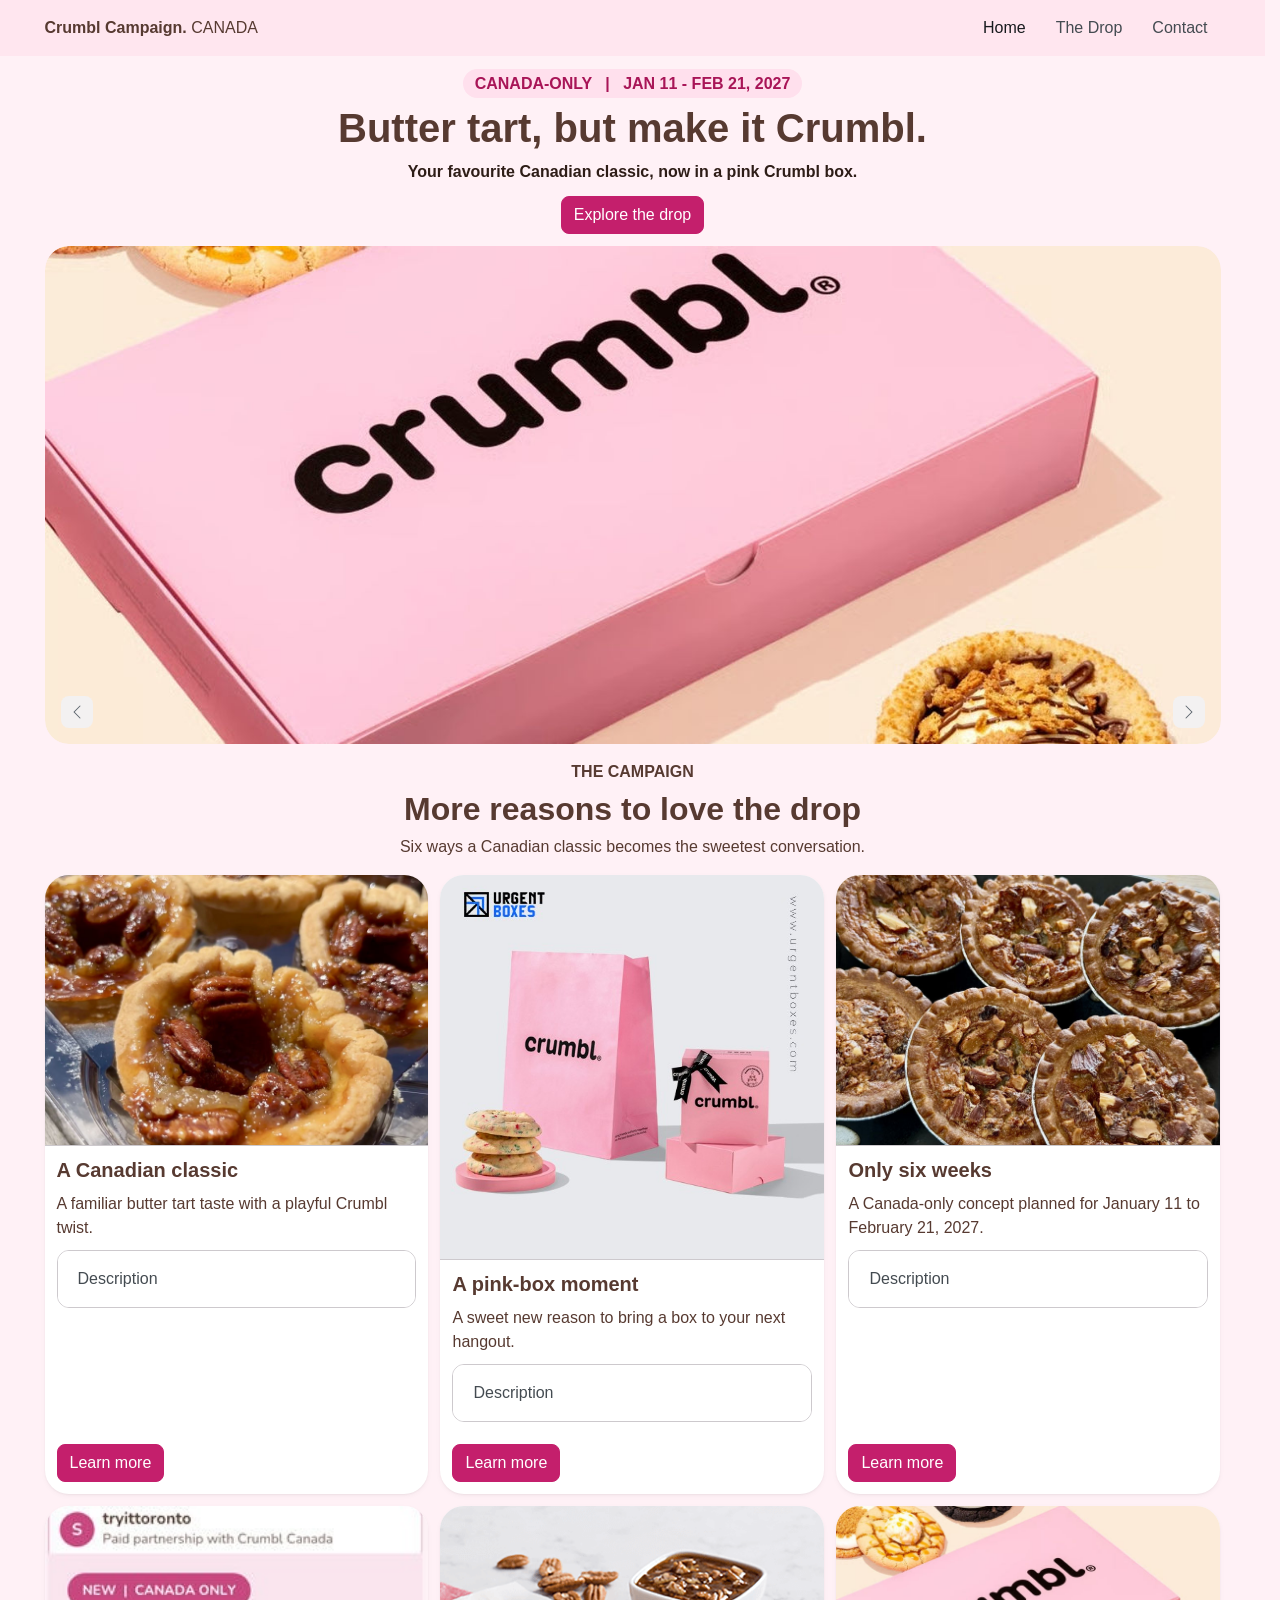
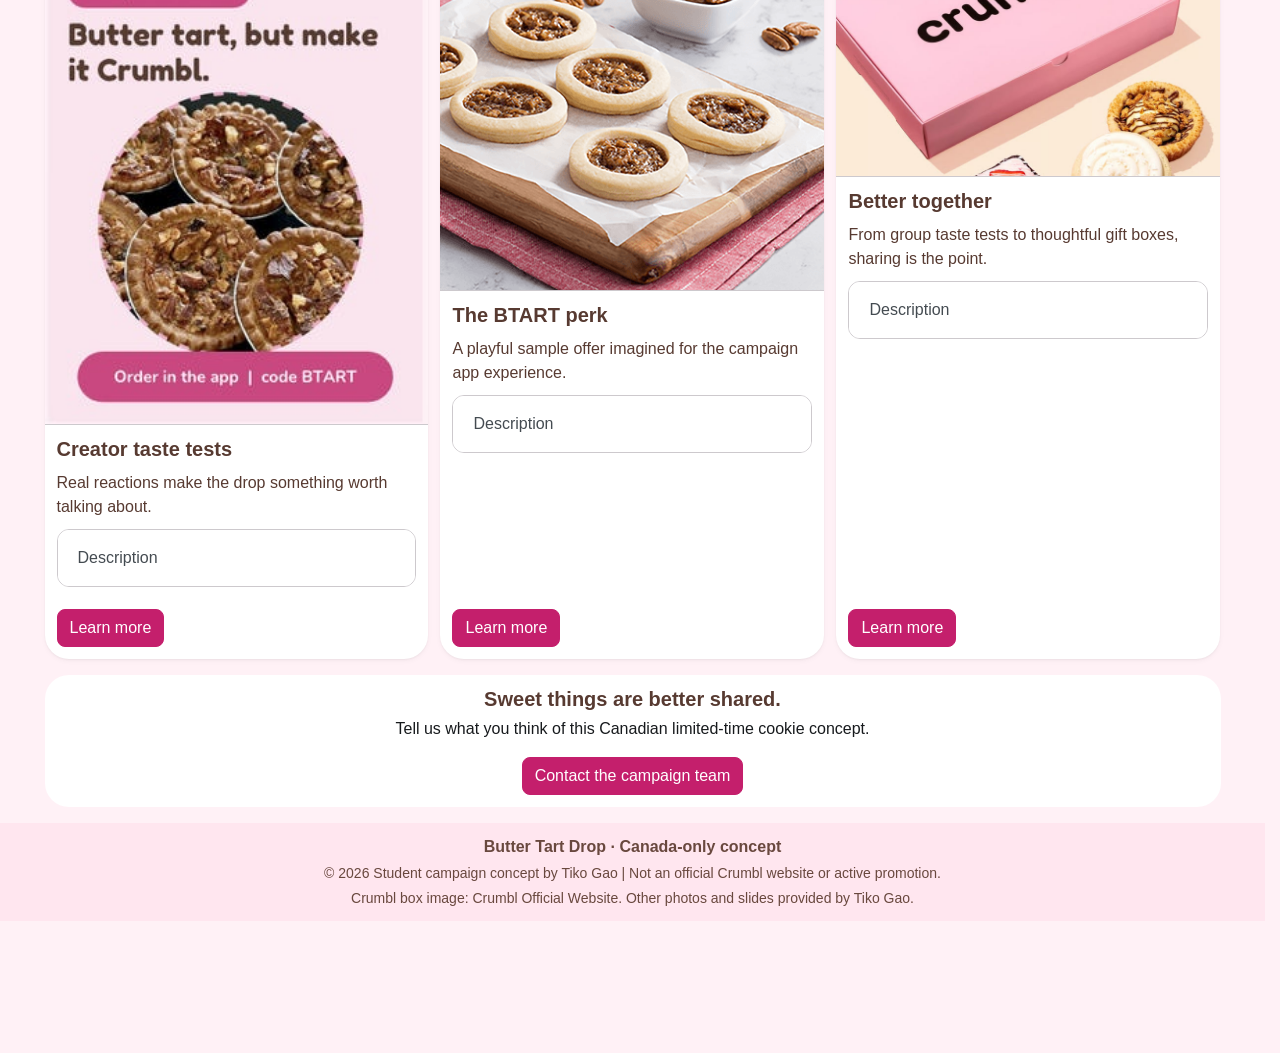
<file: index.html>
<!DOCTYPE html>
<html lang="en">
<head>
  <meta charset="UTF-8">
  <meta name="viewport" content="width=device-width, initial-scale=1.0">
  <meta name="description" content="Unofficial student campaign concept for Crumbl Canada's Butter Tart Drop.">
  <title>Butter Tart Drop | Crumbl Canada Student Campaign</title>
  <link rel="stylesheet" href="css/bootstrap.min.css">
  <link rel="stylesheet" href="css/style.css">
  <script type="module" src="js/bootstrap.bundle.min.js"></script>
</head>
<body>
<nav class="navbar md:navbar-expand bg-1 py-3" aria-label="Main navigation">
  <div class="container">
    <a class="navbar-brand fw-bold fs-3" href="index.html" aria-label="Crumbl Butter Tart Drop home">Crumbl Campaign<span class="text-primary">.</span> <span class="fs-6 fw-normal">CANADA</span></a>
    <button class="btn-icon navbar-toggler" type="button" data-bs-toggle="drawer" data-bs-target="#siteDrawer" aria-controls="siteDrawer" aria-expanded="false" aria-label="Open navigation menu">
      <span class="navbar-toggler-icon" aria-hidden="true"></span>
    </button>
    <dialog class="drawer drawer-end" tabindex="-1" id="siteDrawer" aria-labelledby="siteDrawerTitle">
      <div class="drawer-header">
        <h2 class="drawer-title h5" id="siteDrawerTitle">Menu</h2>
        <button type="button" class="btn-close" data-bs-dismiss="drawer" aria-label="Close navigation menu"></button>
      </div>
      <div class="drawer-body mb-2 md:mb-0">
        <ul class="nav navbar-nav ms-auto">
          <li class="nav-item"><a class="nav-link active" aria-current="page" href="index.html">Home</a></li>
          <li class="nav-item"><a class="nav-link" href="index.html#explore">The Drop</a></li>
          <li class="nav-item"><a class="nav-link "  href="contact.html">Contact</a></li>
        </ul>
      </div>
    </dialog>
  </div>
</nav>
<main>
  <section class="container text-center pt-5" aria-labelledby="heroHeading">
    <p class="fw-bold text-uppercase mb-3"><span class="campaign-pill px-4 py-2">CANADA-ONLY &nbsp; | &nbsp; JAN 11 - FEB 21, 2027</span></p>
    <h1 class="display-3 fw-bold mb-3" id="heroHeading">Butter tart, but make it Crumbl.</h1>
    <p class="lead mb-4">Your favourite Canadian classic, now in a pink Crumbl box.</p>
    <a href="#explore" class="btn-solid theme-primary">Explore the drop</a>
  </section>
<div class="container mt-4">
  <div id="butterTartCarousel" class="carousel carousel-overlay slide rounded-5" aria-label="Butter Tart Drop photo gallery">
    <div class="carousel-inner">
      <div class="carousel-item active">
        <img class="d-block w-100" src="images/banner1.jpg" alt="Pink Crumbl cookie box with assorted cookies on a cream background">
      </div>
      <div class="carousel-item">
        <img class="d-block w-100" src="images/banner2.jpg" alt="Close-up of a golden butter tart with pecans and glossy filling">
      </div>
      <div class="carousel-item">
        <img class="d-block w-100" src="images/banner3.jpg" alt="Several homemade butter tarts topped with chopped nuts">
      </div>
    </div>
    <div class="carousel-overlay-controls justify-content-between">
      <button class="btn-icon btn-sm btn-subtle theme-secondary" type="button" data-bs-target="#butterTartCarousel" data-bs-slide="prev">
        <span class="carousel-icon-prev" aria-hidden="true"></span>
        <span class="visually-hidden">Previous slide</span>
      </button>
      <button class="btn-icon btn-sm btn-subtle theme-secondary" type="button" data-bs-target="#butterTartCarousel" data-bs-slide="next">
        <span class="carousel-icon-next" aria-hidden="true"></span>
        <span class="visually-hidden">Next slide</span>
      </button>
    </div>
  </div>
</div>
<section class="container mt-5" id="explore" aria-labelledby="moreHeading">
  <p class="text-center fw-semibold text-uppercase mb-2">THE CAMPAIGN</p>
  <h2 class="text-center display-6 fw-bold mb-2" id="moreHeading">More reasons to love the drop</h2>
  <p class="text-center mb-5">Six ways a Canadian classic becomes the sweetest conversation.</p>
  <div class="row g-4">
    <!-- Card 1 -->
    <div class="col-12 md:col-6 lg:col-4">
      <article class="card h-100 shadow-sm">
        <img src="images/card1.jpg" class="card-img-top w-100" alt="Golden butter tart filled with caramel and topped with pecans">
        <div class="card-body d-flex flex-column p-4">
          <h3 class="card-title h4 fw-bold">A Canadian classic</h3>
          <p class="card-text">A familiar butter tart taste with a playful Crumbl twist.</p>
          <div class="accordion mb-4">
            <details class="accordion-item" name="cardDetails1">
              <summary class="accordion-header">Description</summary>
              <div class="accordion-body">Butter tart is a Canadian favourite known for its buttery crust and sweet filling. This classroom campaign imagines it as a limited-edition Crumbl cookie.</div>
            </details>
          </div>
          <button type="button" class="btn-solid theme-primary mt-auto" data-bs-toggle="dialog" data-bs-target="#dropDialog1" aria-controls="dropDialog1">Learn more</button>
        </div>
      </article>
    </div>
    <!-- Card 2 -->
    <div class="col-12 md:col-6 lg:col-4">
      <article class="card h-100 shadow-sm">
        <img src="images/card2.jpg" class="card-img-top w-100" alt="Pink Crumbl-inspired packaging display with cookies and gift boxes">
        <div class="card-body d-flex flex-column p-4">
          <h3 class="card-title h4 fw-bold">A pink-box moment</h3>
          <p class="card-text">A sweet new reason to bring a box to your next hangout.</p>
          <div class="accordion mb-4">
            <details class="accordion-item" name="cardDetails2">
              <summary class="accordion-header">Description</summary>
              <div class="accordion-body">The pink Crumbl box and paper bag makes this limited drop easy to share, photograph, and bring to a group tasting with friends.</div>
            </details>
          </div>
          <button type="button" class="btn-solid theme-primary mt-auto" data-bs-toggle="dialog" data-bs-target="#dropDialog2" aria-controls="dropDialog2">Learn more</button>
        </div>
      </article>
    </div>
    <!-- Card 3 -->
    <div class="col-12 md:col-6 lg:col-4">
      <article class="card h-100 shadow-sm">
        <img src="images/card3.jpg" class="card-img-top w-100" alt="Group of baked butter tarts with nut toppings">
        <div class="card-body d-flex flex-column p-4">
          <h3 class="card-title h4 fw-bold">Only six weeks</h3>
          <p class="card-text">A Canada-only concept planned for January 11 to February 21, 2027.</p>
          <div class="accordion mb-4">
            <details class="accordion-item" name="cardDetails3">
              <summary class="accordion-header">Description</summary>
              <div class="accordion-body">A short campaign window creates excitement: launch day, flavour conversations, weekend pickups, Valentine&#x27;s gifting, and the final call.</div>
            </details>
          </div>
          <button type="button" class="btn-solid theme-primary mt-auto" data-bs-toggle="dialog" data-bs-target="#dropDialog3" aria-controls="dropDialog3">Learn more</button>
        </div>
      </article>
    </div>
    <!-- Card 4 -->
    <div class="col-12 md:col-6 lg:col-4">
      <article class="card h-100 shadow-sm">
        <img src="images/card4.jpg" class="card-img-top w-100" alt="Student Instagram campaign mockup promoting the Butter Tart Drop">
        <div class="card-body d-flex flex-column p-4">
          <h3 class="card-title h4 fw-bold">Creator taste tests</h3>
          <p class="card-text">Real reactions make the drop something worth talking about.</p>
          <div class="accordion mb-4">
            <details class="accordion-item" name="cardDetails4">
              <summary class="accordion-header">Description</summary>
              <div class="accordion-body">The proposal pairs influencer Sai Balaji.</div>
            </details>
          </div>
          <button type="button" class="btn-solid theme-primary mt-auto" data-bs-toggle="dialog" data-bs-target="#dropDialog4" aria-controls="dropDialog4">Learn more</button>
        </div>
      </article>
    </div>
    <!-- Card 5 -->
    <div class="col-12 md:col-6 lg:col-4">
      <article class="card h-100 shadow-sm">
        <img src="images/card5.png" class="card-img-top w-100" alt="Mini butter tart cookies on a wooden board with pecan filling">
        <div class="card-body d-flex flex-column p-4">
          <h3 class="card-title h4 fw-bold">The BTART perk</h3>
          <p class="card-text">A playful sample offer imagined for the campaign app experience.</p>
          <div class="accordion mb-4">
            <details class="accordion-item" name="cardDetails5">
              <summary class="accordion-header">Description</summary>
              <div class="accordion-body">The proposed creator code BTART rewards a four-pack purchase with a free cookie. It is a fictional code for this lab.</div>
            </details>
          </div>
          <button type="button" class="btn-solid theme-primary mt-auto" data-bs-toggle="dialog" data-bs-target="#dropDialog5" aria-controls="dropDialog5">Learn more</button>
        </div>
      </article>
    </div>
    <!-- Card 6 -->
    <div class="col-12 md:col-6 lg:col-4">
      <article class="card h-100 shadow-sm">
        <img src="images/card6.jpg" class="card-img-top w-100" alt="Pink Crumbl cookie box surrounded by colourful cookies">
        <div class="card-body d-flex flex-column p-4">
          <h3 class="card-title h4 fw-bold">Better together</h3>
          <p class="card-text">From group taste tests to thoughtful gift boxes, sharing is the point.</p>
          <div class="accordion mb-4">
            <details class="accordion-item" name="cardDetails6">
              <summary class="accordion-header">Description</summary>
              <div class="accordion-body">A local twist, a bold pink box, and a little friendly debate over flavours are made for sharing with friends or gifting.</div>
            </details>
          </div>
          <button type="button" class="btn-solid theme-primary mt-auto" data-bs-toggle="dialog" data-bs-target="#dropDialog6" aria-controls="dropDialog6">Learn more</button>
        </div>
      </article>
    </div>
  </div>
</section>
  <section class="container mt-5 text-center" aria-labelledby="campaignNoteHeading">
    <div class="card p-4 rounded-5">
      <h2 class="h4 fw-bold" id="campaignNoteHeading">Sweet things are better shared.</h2>
      <p>Tell us what you think of this Canadian limited-time cookie concept.</p>
      <p class="mb-0"><a class="btn-solid theme-primary" href="contact.html">Contact the campaign team</a></p>
    </div>
  </section>
</main>
<!-- Six dialogs -->
<dialog class="dialog" id="dropDialog1" aria-labelledby="dropDialogTitle1" aria-describedby="dropDialogText1">
  <div class="dialog-header">
    <h2 class="dialog-title h4" id="dropDialogTitle1">Meet the Canada-only cookie</h2>
    <button type="button" class="btn-close" data-bs-dismiss="dialog" aria-label="Close dialog"></button>
  </div>
  <div class="dialog-body"><p id="dropDialogText1">This student concept brings butter tart flavours into a soft Crumbl-style cookie, celebrating a dessert Canadians already love.</p></div>
  <div class="dialog-footer">
    <button type="button" class="btn-solid theme-secondary" data-bs-dismiss="dialog">Close</button>
  </div>
</dialog>
<dialog class="dialog" id="dropDialog2" aria-labelledby="dropDialogTitle2" aria-describedby="dropDialogText2">
  <div class="dialog-header">
    <h2 class="dialog-title h4" id="dropDialogTitle2">Bring the pink box</h2>
    <button type="button" class="btn-close" data-bs-dismiss="dialog" aria-label="Close dialog"></button>
  </div>
  <div class="dialog-body"><p id="dropDialogText2">Share the campaign concept with friends. The pink box is part of the fun, but this student site does not accept real orders.</p></div>
  <div class="dialog-footer">
    <button type="button" class="btn-solid theme-secondary" data-bs-dismiss="dialog">Close</button>
  </div>
</dialog>
<dialog class="dialog" id="dropDialog3" aria-labelledby="dropDialogTitle3" aria-describedby="dropDialogText3">
  <div class="dialog-header">
    <h2 class="dialog-title h4" id="dropDialogTitle3">See the campaign dates</h2>
    <button type="button" class="btn-close" data-bs-dismiss="dialog" aria-label="Close dialog"></button>
  </div>
  <div class="dialog-body"><p id="dropDialogText3">The fictional Butter Tart Drop campaign runs January 11 through February 21, 2027. All campaign timings are planning concepts, not official store announcements.</p></div>
  <div class="dialog-footer">
    <button type="button" class="btn-solid theme-secondary" data-bs-dismiss="dialog">Close</button>
  </div>
</dialog>
<dialog class="dialog" id="dropDialog4" aria-labelledby="dropDialogTitle4" aria-describedby="dropDialogText4">
  <div class="dialog-header">
    <h2 class="dialog-title h4" id="dropDialogTitle4">Explore the creator plan</h2>
    <button type="button" class="btn-close" data-bs-dismiss="dialog" aria-label="Close dialog"></button>
  </div>
  <div class="dialog-body"><p id="dropDialogText4">Week 1 introduces the idea, Week 2 invites flavour rankings, and Week 3 encourages local pickup content. These are proposed partnerships for coursework.</p></div>
  <div class="dialog-footer">
    <button type="button" class="btn-solid theme-secondary" data-bs-dismiss="dialog">Close</button>
  </div>
</dialog>
<dialog class="dialog" id="dropDialog5" aria-labelledby="dropDialogTitle5" aria-describedby="dropDialogText5">
  <div class="dialog-header">
    <h2 class="dialog-title h4" id="dropDialogTitle5">Read about code BTART</h2>
    <button type="button" class="btn-close" data-bs-dismiss="dialog" aria-label="Close dialog"></button>
  </div>
  <div class="dialog-body"><p id="dropDialogText5">Proposed promotion: a free cookie with any four-pack using code BTART. The code is illustrative only and cannot be redeemed.</p></div>
  <div class="dialog-footer">
    <button type="button" class="btn-solid theme-secondary" data-bs-dismiss="dialog">Close</button>
  </div>
</dialog>
<dialog class="dialog" id="dropDialog6" aria-labelledby="dropDialogTitle6" aria-describedby="dropDialogText6">
  <div class="dialog-header">
    <h2 class="dialog-title h4" id="dropDialogTitle6">Share the drop</h2>
    <button type="button" class="btn-close" data-bs-dismiss="dialog" aria-label="Close dialog"></button>
  </div>
  <div class="dialog-body"><p id="dropDialogText6">This concept focuses on social moments and gift boxes, especially around Valentine&#x27;s Day. Use the contact page to leave demo campaign feedback.</p></div>
  <div class="dialog-footer">
    <button type="button" class="btn-solid theme-secondary" data-bs-dismiss="dialog">Close</button>
  </div>
</dialog>
<footer class="site-footer mt-5 py-4">
  <div class="container text-center">
    <p class="fw-bold mb-1">Butter Tart Drop &middot; Canada-only concept</p>
    <p class="small mb-1">&copy; 2026 Student campaign concept by Tiko Gao | Not an official Crumbl website or active promotion.</p>
    <p class="small mb-0">Crumbl box image: Crumbl Official Website. Other photos and slides provided by Tiko Gao.</p>
  </div>
</footer>
</body>
</html>
</file>
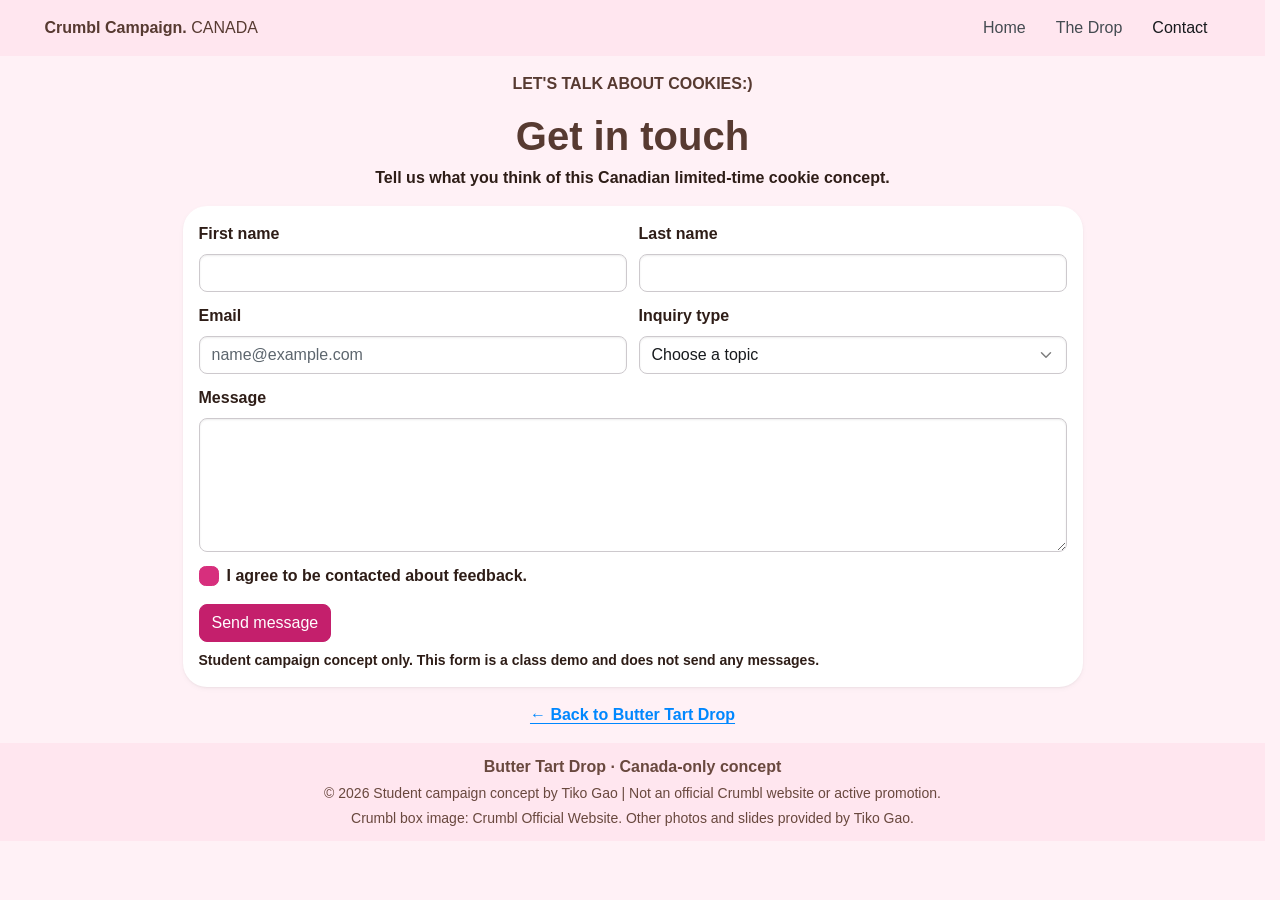
<file: contact.html>
<!DOCTYPE html>
<html lang="en">
<head>
  <meta charset="UTF-8">
  <meta name="viewport" content="width=device-width, initial-scale=1.0">
  <meta name="description" content="Unofficial student campaign concept for Crumbl Canada's Butter Tart Drop.">
  <title>Contact | Butter Tart Drop Student Campaign</title>
  <link rel="stylesheet" href="css/bootstrap.min.css">
  <link rel="stylesheet" href="css/style.css">
  <script type="module" src="js/bootstrap.bundle.min.js"></script>
</head>
<body>
<nav class="navbar md:navbar-expand bg-1 py-3" aria-label="Main navigation">
  <div class="container">
    <a class="navbar-brand fw-bold fs-3" href="index.html" aria-label="Crumbl Butter Tart Drop home">Crumbl Campaign<span class="text-primary">.</span> <span class="fs-6 fw-normal">CANADA</span></a>
    <button class="btn-icon navbar-toggler" type="button" data-bs-toggle="drawer" data-bs-target="#siteDrawer" aria-controls="siteDrawer" aria-expanded="false" aria-label="Open navigation menu">
      <span class="navbar-toggler-icon" aria-hidden="true"></span>
    </button>
    <dialog class="drawer drawer-end" tabindex="-1" id="siteDrawer" aria-labelledby="siteDrawerTitle">
      <div class="drawer-header">
        <h2 class="drawer-title h5" id="siteDrawerTitle">Menu</h2>
        <button type="button" class="btn-close" data-bs-dismiss="drawer" aria-label="Close navigation menu"></button>
      </div>
      <div class="drawer-body mb-2 md:mb-0">
        <ul class="nav navbar-nav ms-auto">
          <li class="nav-item"><a class="nav-link "  href="index.html">Home</a></li>
          <li class="nav-item"><a class="nav-link" href="index.html#explore">The Drop</a></li>
          <li class="nav-item"><a class="nav-link active" aria-current="page" href="contact.html">Contact</a></li>
        </ul>
      </div>
    </dialog>
  </div>
</nav>
<main class="container mt-5">
  <header class="text-center mb-5">
    <p class="fw-bold text-uppercase">LET'S TALK ABOUT COOKIES:)</p>
    <h1 class="display-4 fw-bold">Get in touch</h1>
    <p class="lead">Tell us what you think of this Canadian limited-time cookie concept.</p>
  </header>
  <div class="card shadow-sm p-4 md:p-5 mx-auto" style="max-width: 900px;">
    <form aria-label="Campaign feedback form">
      <div class="row g-4">
        <div class="col-12 md:col-6">
          <div class="form-field">
            <label for="firstName" class="form-label">First name</label>
            <input type="text" class="form-control" id="firstName" name="firstName" autocomplete="given-name" required>
          </div>
        </div>
        <div class="col-12 md:col-6">
          <div class="form-field">
            <label for="lastName" class="form-label">Last name</label>
            <input type="text" class="form-control" id="lastName" name="lastName" autocomplete="family-name" required>
          </div>
        </div>
        <div class="col-12 md:col-6">
          <div class="form-field">
            <label for="emailAddress" class="form-label">Email</label>
            <input type="email" class="form-control" id="emailAddress" name="email" placeholder="name@example.com" autocomplete="email" required>
          </div>
        </div>
        <div class="col-12 md:col-6">
          <div class="form-field">
            <label for="inquiryType" class="form-label">Inquiry type</label>
            <select class="form-control" id="inquiryType" name="inquiryType" required>
              <option value="" disabled selected>Choose a topic</option>
              <option value="flavour">Butter Tart flavour feedback</option>
              <option value="campaign">Campaign question</option>
              <option value="creator">Creator collaboration idea</option>
              <option value="other">Other inquiry</option>
            </select>
          </div>
        </div>
        <div class="col-12">
          <div class="form-field">
            <label for="message" class="form-label">Message</label>
            <textarea class="form-control" id="message" name="message" rows="5" required></textarea>
          </div>
        </div>
        <div class="col-12">
          <div class="form-field">
            <input type="checkbox" class="check theme-primary" id="contactConsent" name="contactConsent" value="yes" required>
            <label for="contactConsent">I agree to be contacted about feedback.</label>
          </div>
        </div>
      </div>
      <button type="submit" class="btn-solid theme-primary mt-5">Send message</button>
      <p class="small mt-3 mb-0">Student campaign concept only. This form is a class demo and does not send any messages.</p>
    </form>
  </div>
  <div class="text-center mt-5">
    <a href="index.html" class="fw-semibold">&larr; Back to Butter Tart Drop</a>
  </div>
</main>
<footer class="site-footer mt-5 py-4">
  <div class="container text-center">
    <p class="fw-bold mb-1">Butter Tart Drop &middot; Canada-only concept</p>
    <p class="small mb-1">&copy; 2026 Student campaign concept by Tiko Gao | Not an official Crumbl website or active promotion.</p>
    <p class="small mb-0">Crumbl box image: Crumbl Official Website. Other photos and slides provided by Tiko Gao.</p>
  </div>
</footer>
</body>
</html>
</file>
<file: css/style.css>
:root {
  --bs-primary-bg: #d72f7d;
  --bs-primary-fg: #bf1f69;
  --bs-primary-fg-emphasis: #8b144c;
  --bs-primary-border: #d72f7d;
  --bs-primary-focus-ring: #d72f7d;
  --bs-primary-contrast: #ffffff;
}

.btn-solid.theme-primary {
  --bs-theme-bg: #c41f6c;
  --bs-theme-border: #c41f6c;
  --bs-theme-contrast: #ffffff;
}

body { 
background-color: #fff1f6;
color: #573a31;
font-family: ui-rounded, "Trebuchet MS", Arial, sans-serif; 
}

.navbar, .site-footer {
background-color: #ffe6ef; 
}

.navbar-brand, h1, h2, h3, .card-title {
color: #573a31;
}

.card {
border: 0; 
border-radius: 1.5rem;
overflow: hidden;
background-color: #ffffff;
}

.card-body { 
color: #573a31;
}

.campaign-pill {
background-color: #ffe0ed;
color: #a81557;
border-radius: 999px;
}

.carousel, .carousel-inner {
border-radius: 1.5rem;
overflow: hidden;
}

.site-footer {
color: #69483e;
}

.form-field label, .lead, form p.small {
    color: #2e1d17;
    font-weight: 600;
}
</file>
